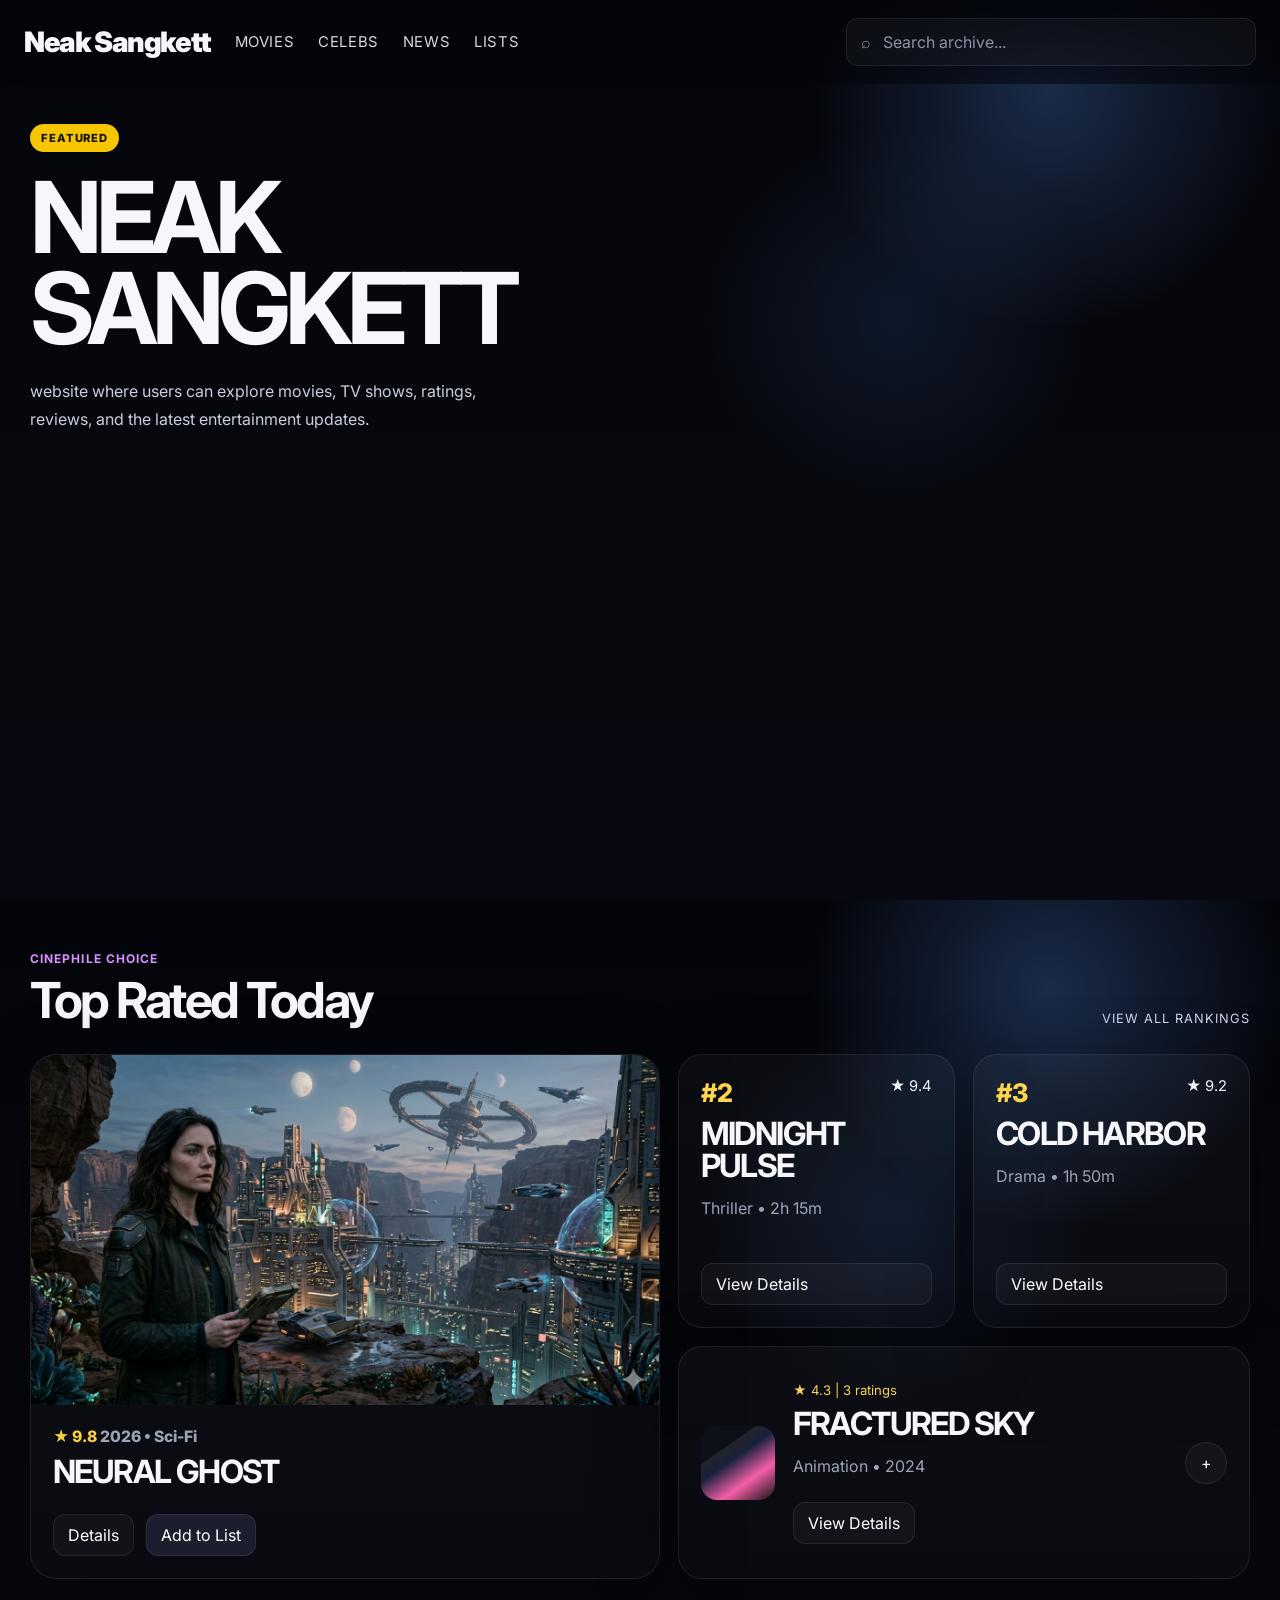
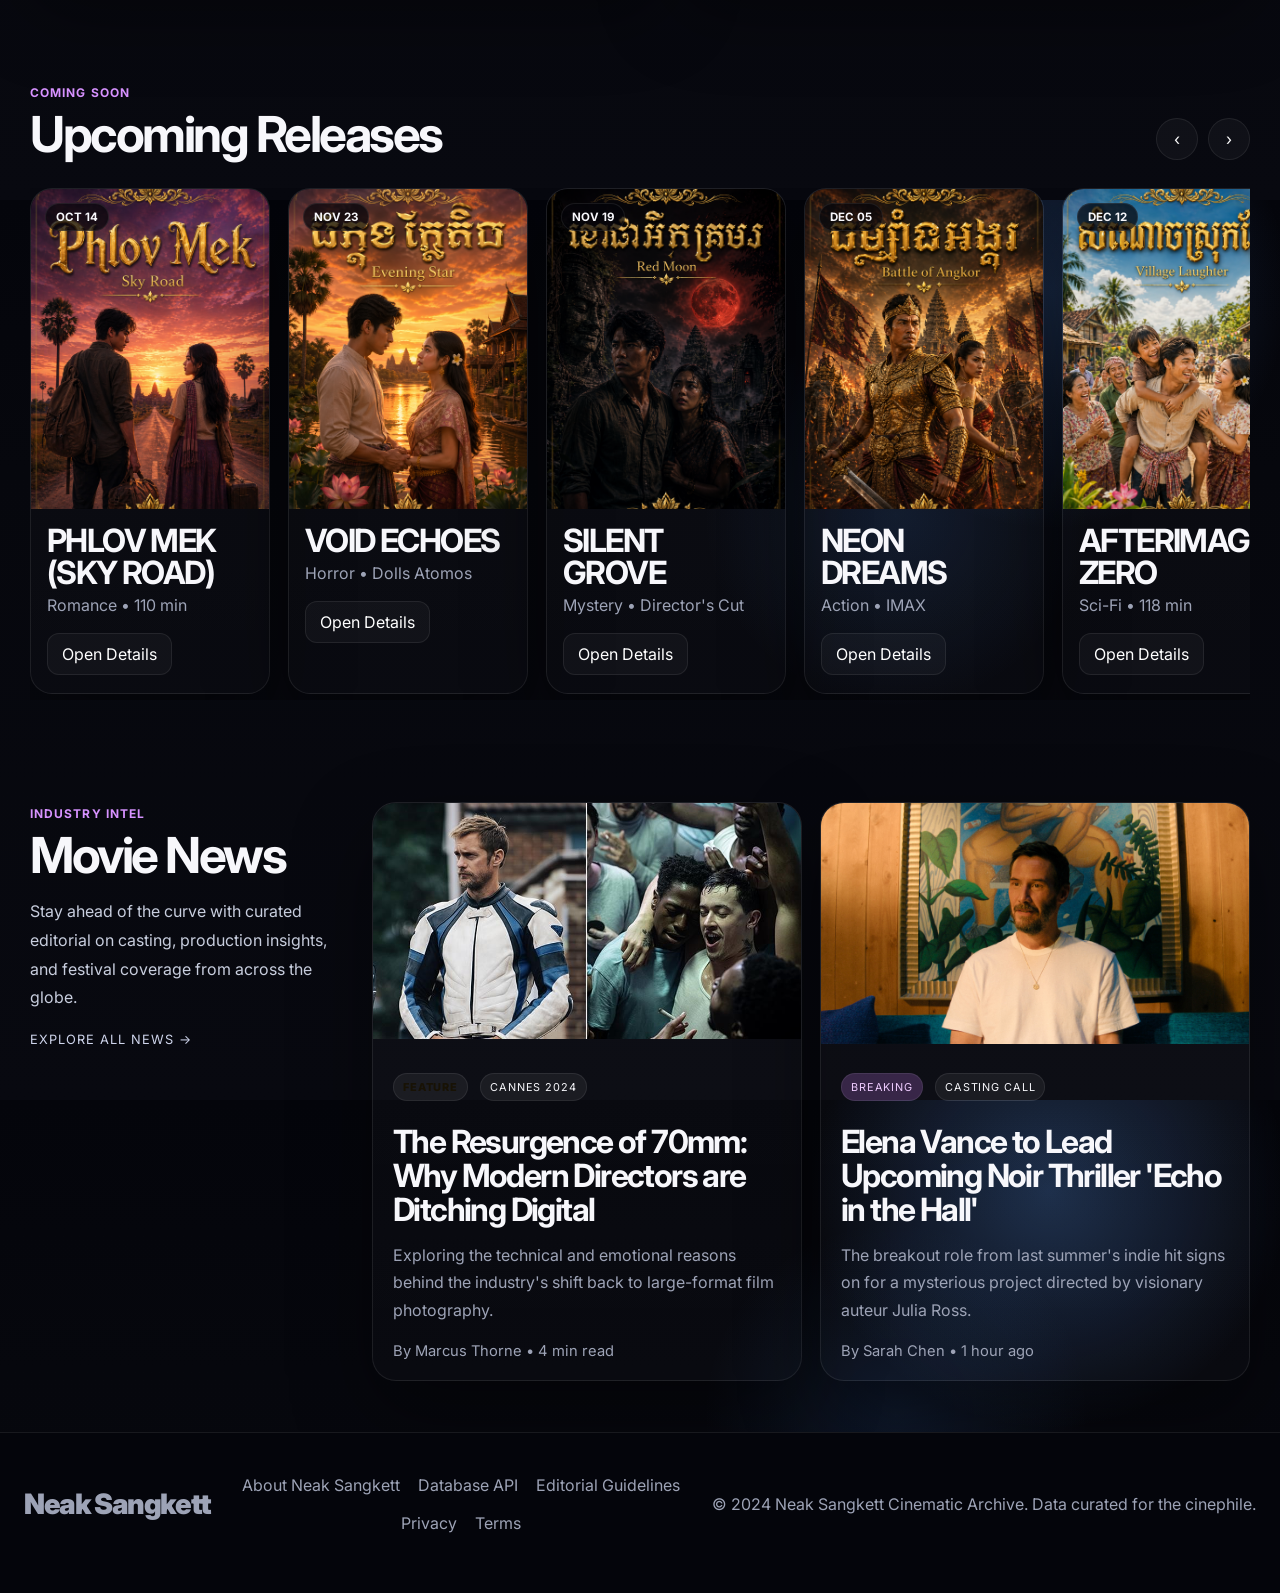
<file: index.html>
<!DOCTYPE html>
<html lang="en">
<head>
  <meta charset="UTF-8" />
  <meta name="viewport" content="width=device-width, initial-scale=1.0" />
  <title>Silent Sangkett</title>
  <link rel="preconnect" href="https://fonts.googleapis.com">
  <link rel="preconnect" href="https://fonts.gstatic.com" crossorigin>
  <link href="https://fonts.googleapis.com/css2?family=Inter:wght@400;500;600;700;800;900&display=swap" rel="stylesheet">
  <link rel="stylesheet" href="styles.css" />
</head>
<body>
  <div class="page-shell">
    <header class="topbar">
      <a class="brand" href="#hero" aria-label="NOIR home">Neak Sangkett</a>

      <nav class="main-nav" id="mainNav" aria-label="Primary navigation">
        <a href="#hero">Movies</a>
        <a href="#top-rated">Celebs</a>
        <a href="#news">News</a>
        <a href="#archive">Lists</a>
      </nav>

      <div class="topbar-actions">
        <label class="search-box">
          <span class="search-icon">⌕</span>
          <input type="text" id="siteSearch" placeholder="Search archive..." />
        </label>
        
        <button class="menu-toggle" id="menuToggle" aria-label="Toggle menu" aria-expanded="false" aria-controls="mainNav">☰</button>
      </div>
    </header>

    <main>
      <section class="hero section" id="hero">
        <div class="hero-copy">
          <div class="eyebrow-row">
            <span class="pill pill-yellow">Featured</span>
           
          </div>
          <h1>NEAK<br />SANGKETT</h1>
          <p>
            website where users can explore movies, TV shows, ratings, reviews, and the latest entertainment updates.
          </p>
        </div>
      </section>

      <section class="section" id="top-rated">
        <div class="section-head">
          <div>
            <span class="section-tag">Cinephile Choice</span>
            <h2>Top Rated Today</h2>
          </div>
          <a href="#archive" class="section-link">View All Rankings</a>
        </div>

        <div class="top-grid">
          <article class="feature-card">
            <div>
              <img src="assets/Gemini_Generated_Image_aq8ombaq8ombaq8o.png" alt="Poster for Neural Ghost" />
            </div>
            <div class="feature-meta">
              <div class="rating-line">★ 9.8 <span>2026 • Sci-Fi</span></div>
              <h3>Neural Ghost</h3>
              <div class="card-actions">
                <a class="tiny-btn" href="movie-detail.html?movie=neural-ghost">Details</a>
                <button class="tiny-btn tiny-btn-accent" type="button">Add to List</button>
              </div>
            </div>
          </article>

          <div class="rank-stack">
            <article class="rank-card">
              <div class="rank-num">#2</div>
              <div class="rank-rating">★ 9.4</div>
              <h4>Midnight Pulse</h4>
              <p>Thriller • 2h 15m</p>
              <a class="text-btn" href="movie-detail.html?movie=midnight-pulse">View Details</a>
            </article>

            <article class="rank-card">
              <div class="rank-num">#3</div>
              <div class="rank-rating">★ 9.2</div>
              <h4>Cold Harbor</h4>
              <p>Drama • 1h 50m</p>
              <a class="text-btn" href="movie-detail.html?movie=cold-harbor">View Details</a>
            </article>

            <article class="wide-card">
              <div class="album-art"></div>
              <div>
                <div class="mini-rating">★ 4.3 | 3 ratings</div>
                <h4>Fractured Sky</h4>
                <p>Animation • 2024</p>
                <a class="text-btn wide-detail-link" href="movie-detail.html?movie=fractured-sky">View Details</a>
              </div>
              <button class="circle-btn" type="button" aria-label="Add Fractured Sky">+</button>
            </article>
          </div>
        </div>
      </section>

      <section class="section" id="releases">
        <div class="section-head">
          <div>
            <span class="section-tag">Coming Soon</span>
            <h2>Upcoming Releases</h2>
          </div>
          <div class="carousel-controls">
            <button class="circle-btn" id="scrollLeft" aria-label="Scroll left" type="button">‹</button>
            <button class="circle-btn" id="scrollRight" aria-label="Scroll right" type="button">›</button>
          </div>
        </div>

        <div class="release-row" id="releaseRow">
          <article class="release-card">
            <div class="release-poster release-lens">
              <img src="assets/ChatGPT Image Apr 21, 2026, 06_14_37 PM.png" alt="Poster for The Last Frame" />
            </div>
            <span class="date-pill">Oct 14</span>
            <h4>Phlov Mek (Sky Road)</h4>
            <p>Romance • 110 min</p>
            <a class="text-btn release-link" href="movie-detail.html?movie=phlov-mek-sky-road">Open Details</a>
          </article>

          <article class="release-card">
            <div class="release-poster release-void">
              <img src="assets/ChatGPT Image Apr 21, 2026, 06_14_04 PM.png" alt="Poster for Void Echoes" />
            </div>
            <span class="date-pill">Nov 23</span>
            <h4>Void Echoes</h4>
            <p>Horror • Dolls Atomos</p>
            <a class="text-btn release-link" href="movie-detail.html?movie=void-echoes">Open Details</a>
          </article>

          <article class="release-card">
            <div class="release-poster release-forest">
              <img src="assets/ChatGPT Image Apr 21, 2026, 06_14_20 PM.png" alt="Poster for Silent Grove" />
            </div>
            <span class="date-pill">Nov 19</span>
            <h4>Silent Grove</h4>
            <p>Mystery • Director's Cut</p>
            <a class="text-btn release-link" href="movie-detail.html?movie=silent-grove">Open Details</a>
          </article>

          <article class="release-card">
            <div class="release-poster release-neon">
              <img src="assets/ChatGPT Image Apr 21, 2026, 06_14_26 PM.png" alt="Poster for Neon Dreams" />
            </div>
            <span class="date-pill">Dec 05</span>
            <h4>Neon Dreams</h4>
            <p>Action • IMAX</p>
            <a class="text-btn release-link" href="movie-detail.html?movie=neon-dreams">Open Details</a>
          </article>

          <article class="release-card">
            <div class="release-poster release-city">
              <img src="assets/ChatGPT Image Apr 21, 2026, 06_14_31 PM.png" alt="Poster for Afterimage Zero" />
            </div>
            <span class="date-pill">Dec 12</span>
            <h4>Afterimage Zero</h4>
            <p>Sci-Fi • 118 min</p>
            <a class="text-btn release-link" href="movie-detail.html?movie=afterimage-zero">Open Details</a>
          </article>
        </div>
      </section>

      <section class="section news-section" id="news">
        <div class="news-sidebar">
          <span class="section-tag">Industry Intel</span>
          <h2>Movie News</h2>
          <p>
            Stay ahead of the curve with curated editorial on casting, production insights,
            and festival coverage from across the globe.
          </p>
          <a href="#archive" class="explore-link">Explore all news →</a>
        </div>

        <div class="news-grid">
          <article class="news-card">
            <div class="news-thumb ">
              <img src="assets/1476961_pillionwasteman_362571.jpg" alt="News thumbnail for Cannes 2024 article" />
            </div>
            <div class="news-content">
              <span class="label label-yellow">Feature</span>
              <span class="label">Cannes 2024</span>
              <h3>The Resurgence of 70mm: Why Modern Directors are Ditching Digital</h3>
              <p>
                Exploring the technical and emotional reasons behind the industry's shift back
                to large-format film photography.
              </p>
              <div class="news-meta">By Marcus Thorne <span>• 4 min read</span></div>
            </div>
          </article>

          <article class="news-card">
            <div class="news-thumb ">
              <img src="assets/Apple_TV_Outcome_key_art_graphic_header_16_9_show_home.jpg.large_2x.jpg" alt="News thumbnail for Elena Vance casting article" />
            </div>
            <div class="news-content">
              <span class="label label-purple">Breaking</span>
              <span class="label">Casting Call</span>
              <h3>Elena Vance to Lead Upcoming Noir Thriller 'Echo in the Hall'</h3>
              <p>
                The breakout role from last summer's indie hit signs on for a mysterious project
                directed by visionary auteur Julia Ross.
              </p>
              <div class="news-meta">By Sarah Chen <span>• 1 hour ago</span></div>
            </div>
          </article>
        </div>
      </section>

      <section class="section archive-section hidden" id="archive">
        <div class="section-head archive-head">
          <div>
            <span class="section-tag">Search Results</span>
            <h2>"Cerebral Noir"</h2>
          </div>
          <div class="archive-head-actions">
            <p class="results-count"><span id="resultCount">3</span> entries found</p>
            <button class="mobile-filter-toggle" id="mobileFilterToggle" type="button" aria-expanded="false" aria-controls="filtersPanel">Filters</button>
          </div>
        </div>

        <div class="filters-backdrop" id="filtersBackdrop"></div>

        <div class="archive-layout">
          <aside class="filters-panel" id="filtersPanel">
            <div class="filters-topbar">
              <h3>Filters</h3>
              <button class="filter-close" id="filterClose" aria-label="Close filters" type="button">×</button>
            </div>

            <div class="filter-block">
              <label for="yearMin">Release year</label>
              <div class="year-inputs">
                <input type="number" id="yearMin" value="2020" />
                <input type="number" id="yearMax" value="2024" />
              </div>
            </div>

            <div class="filter-block">
              <label for="ratingRange">Minimum rating <span id="ratingValue">8.0</span></label>
              <input type="range" id="ratingRange" min="6" max="10" step="0.1" value="8.0" />
            </div>

            <div class="filter-block">
              <label>Studio</label>
              <div class="check-list">
                <label><input type="checkbox" value="A24" /> A24</label>
                <label><input type="checkbox" value="Neon" checked /> Neon</label>
                <label><input type="checkbox" value="Warner Bros." /> Warner Bros.</label>
                <label><input type="checkbox" value="Universal" /> Universal</label>
              </div>
            </div>

            <div class="filter-block">
              <label>Popular genres</label>
              <div class="genre-chips">
                <button class="chip" data-genre="Noir" type="button">Noir</button>
                <button class="chip active" data-genre="Thriller" type="button">Thriller</button>
                <button class="chip" data-genre="Sci-Fi" type="button">Sci-Fi</button>
                <button class="chip" data-genre="Mystery" type="button">Mystery</button>
              </div>
            </div>

            <button class="apply-btn" id="applyFilters" type="button">Apply Filters</button>
          </aside>

          <div class="results-list" id="resultsList">
            <article class="result-card" data-year="2024" data-rating="8.4" data-studio="Neon" data-genres="Thriller,Noir">
              <div class="result-poster result-observer"></div>
              <div class="result-copy">
                <h3>The Obsidian Echo</h3>
                <div class="result-meta">2024 &nbsp; Directed by Elias Thorne &nbsp; 148 min</div>
                <p>
                  In a sprawling megacity where memories are traded like currency, a disgraced detective
                  uncovers a conspiracy buried within the synthetic layers of the upper-tier elite.
                </p>
                <div class="detail-grid">
                  <div><span>Lead Cast</span>Julianne Moore, Cillian Murphy, Florence Pugh</div>
                  <div><span>Studio</span>Neon Films</div>
                </div>
                <div class="result-actions">
                  <button class="primary-btn small" type="button">Watch Trailer</button>
                  <a class="ghost-btn small" href="movie-detail.html?movie=the-obsidian-echo">Full Archive Record</a>
                </div>
              </div>
              <div class="score-stack">
                <div class="score-box"><span>IMDb</span><strong>8.4</strong></div>
                <div class="score-box"><span>Meta</span><strong>79</strong></div>
              </div>
            </article>

            <article class="result-card" data-year="2023" data-rating="9.1" data-studio="A24" data-genres="Thriller,Mystery">
              <div class="result-poster result-paper"></div>
              <div class="result-copy">
                <h3>Void Archive</h3>
                <div class="result-meta">2023 &nbsp; Directed by Ava Duvernay &nbsp; 112 min</div>
                <p>
                  An experimental journey through a digitised afterlife. Void Archive pushes the boundaries
                  of cinematic storytelling through a non-linear exploration of lost data and emotional resonance.
                </p>
                <div class="detail-grid">
                  <div><span>Lead Cast</span>Tilda Swinton, Oscar Isaac, Steven Yeun</div>
                  <div><span>Studio</span>A24 Studios</div>
                </div>
                <div class="result-actions">
                  <button class="primary-btn small" type="button">Watch Trailer</button>
                  <a class="ghost-btn small" href="movie-detail.html?movie=void-archive">Full Archive Record</a>
                </div>
              </div>
              <div class="score-stack">
                <div class="score-box"><span>IMDb</span><strong>9.1</strong></div>
                <div class="score-box"><span>Meta</span><strong>92</strong></div>
              </div>
            </article>

            <article class="result-card" data-year="2022" data-rating="7.8" data-studio="Warner Bros." data-genres="Sci-Fi,Thriller">
              <div class="result-poster result-drive"></div>
              <div class="result-copy">
                <h3>The Long Drive Home</h3>
                <div class="result-meta">2022 &nbsp; Directed by Denis Villeneuve &nbsp; 134 min</div>
                <p>
                  A slow-burn character study disguised as a crime thriller. When a getaway driver finds himself
                  in possession of a prototype AI module, he must navigate a landscape of betrayal and techno-noir paranoia.
                </p>
                <div class="detail-grid">
                  <div><span>Lead Cast</span>Ryan Gosling, Lakeith Stanfield, Anya Taylor-Joy</div>
                  <div><span>Studio</span>Warner Bros.</div>
                </div>
                <div class="result-actions">
                  <button class="primary-btn small" type="button">Watch Trailer</button>
                  <a class="ghost-btn small" href="movie-detail.html?movie=the-long-drive-home">Full Archive Record</a>
                </div>
              </div>
              <div class="score-stack">
                <div class="score-box"><span>IMDb</span><strong>7.8</strong></div>
                <div class="score-box"><span>Meta</span><strong>81</strong></div>
              </div>
            </article>
          </div>
        </div>
      </section>

      
    </main>

    <footer class="footer">
      <div class="brand muted">Neak Sangkett</div>
      <div class="footer-links">
        <a href="#">About Neak Sangkett</a>
        <a href="#">Database API</a>
        <a href="#">Editorial Guidelines</a>
        <a href="#">Privacy</a>
        <a href="#">Terms</a>
      </div>
      <div class="copyright">© 2024 Neak Sangkett Cinematic Archive. Data curated for the cinephile.</div>
    </footer>
  </div>

  <script src="script.js"></script>
</body>
</html>
</file>
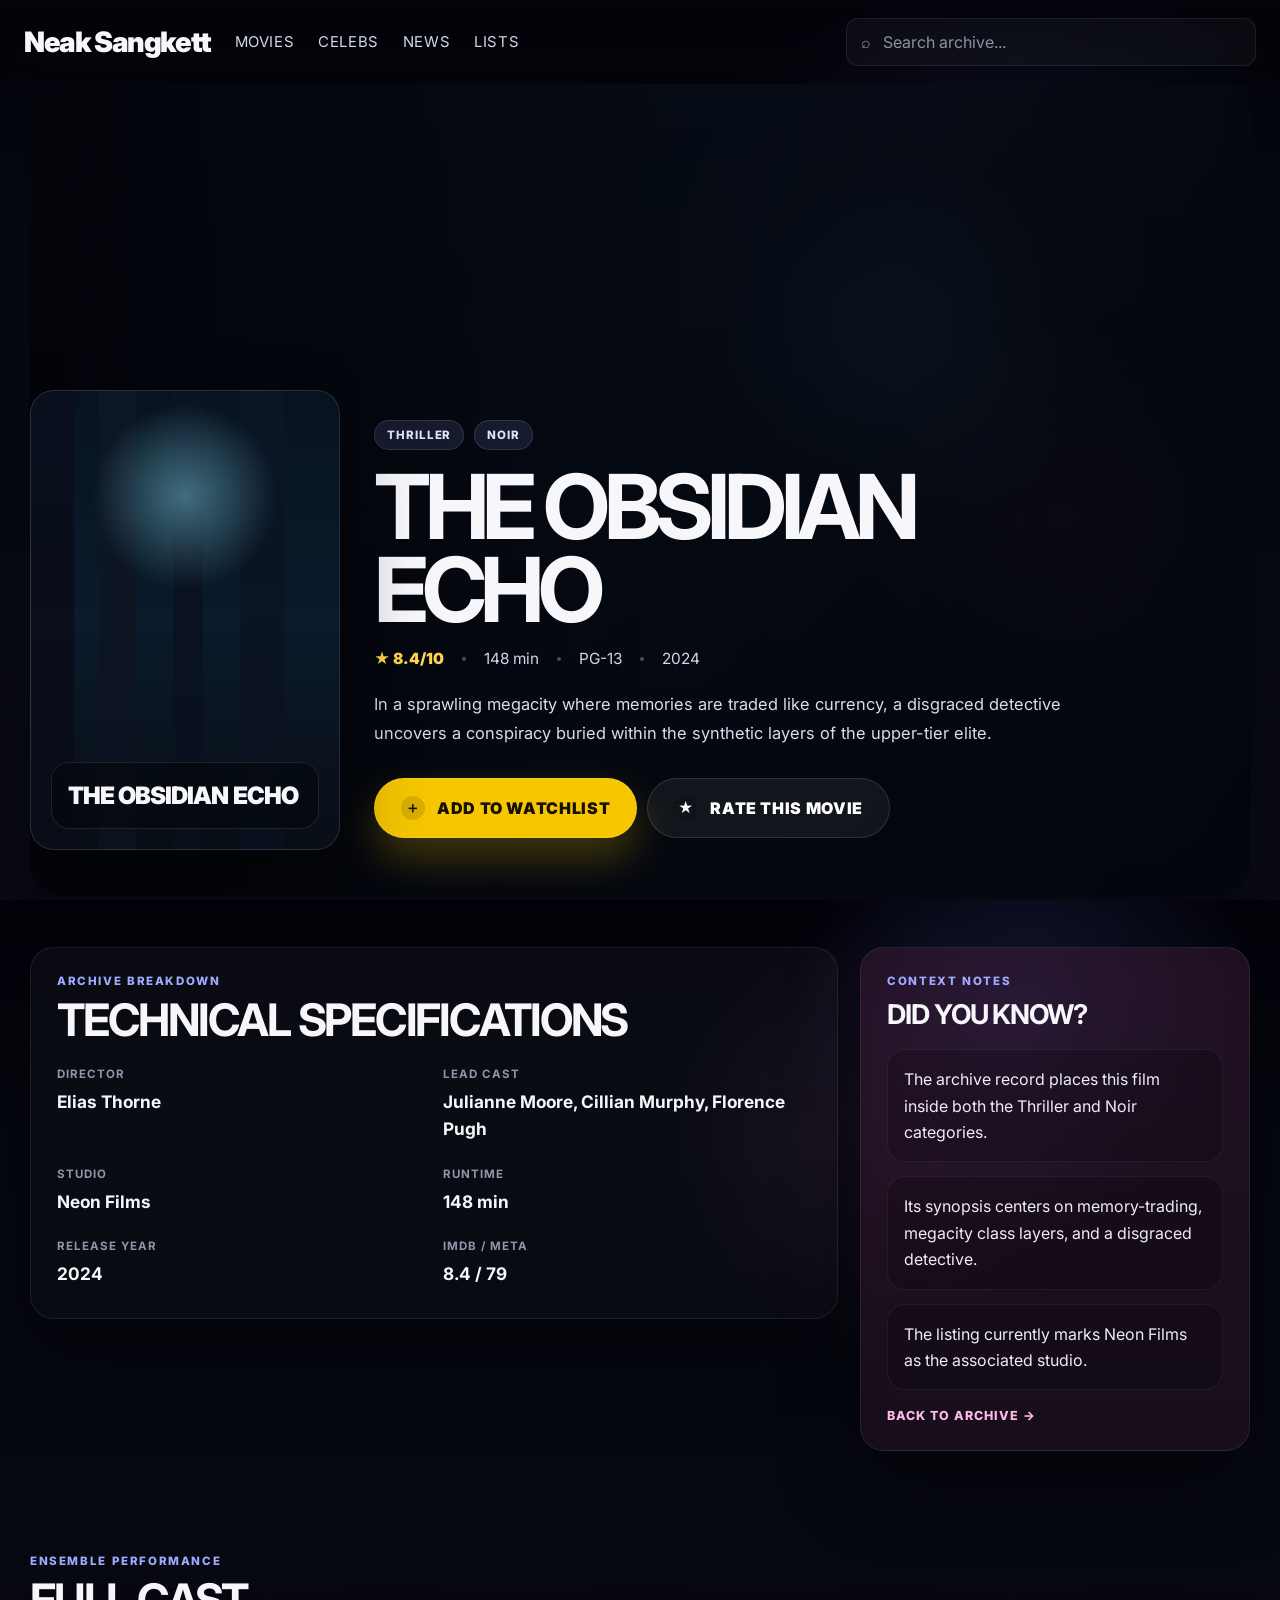
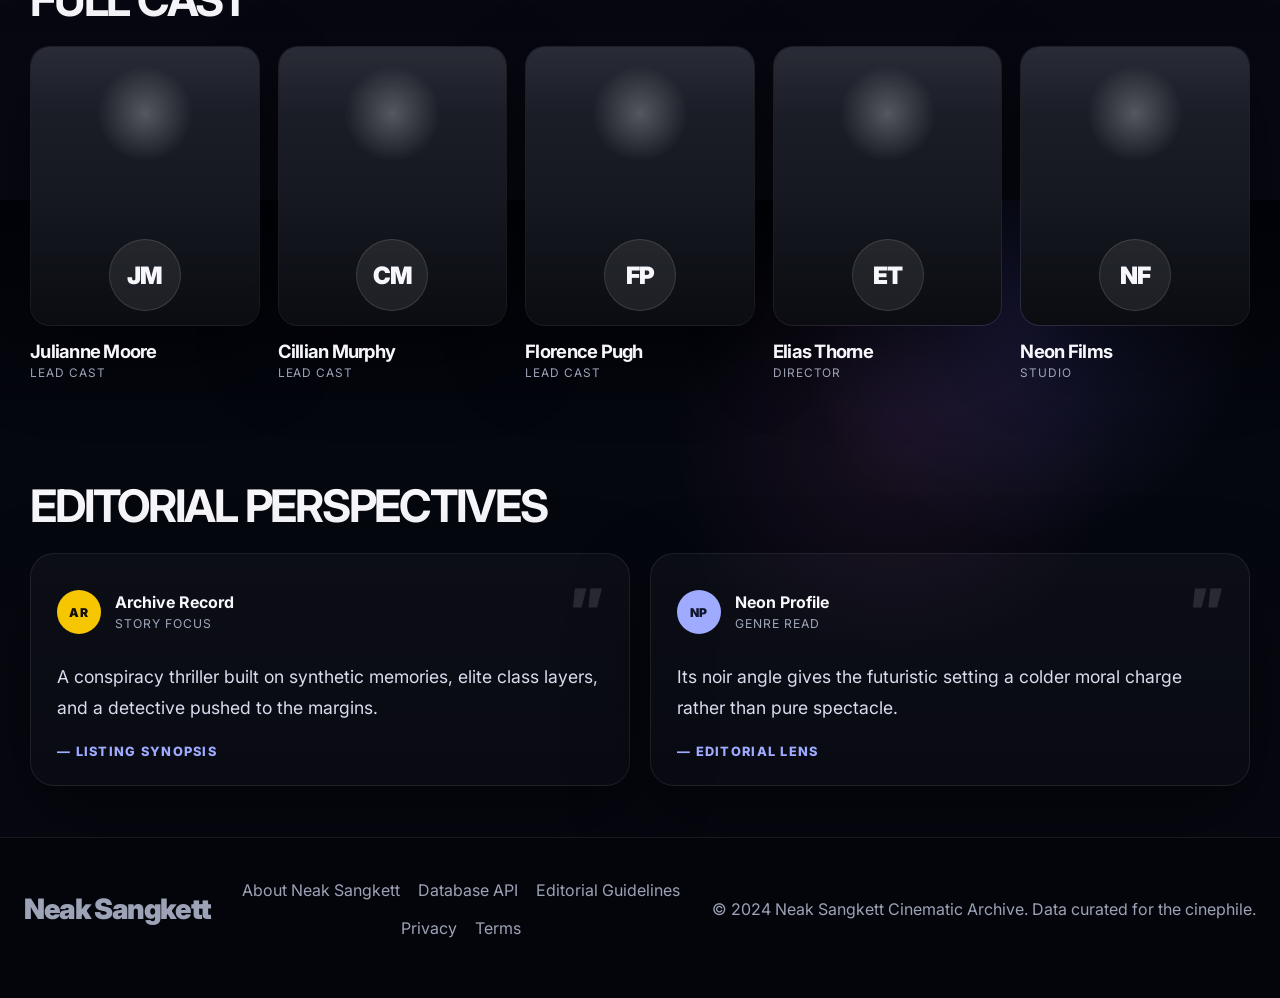
<file: movie-detail.html>
<!DOCTYPE html>
<html lang="en">
<head>
  <meta charset="UTF-8" />
  <meta name="viewport" content="width=device-width, initial-scale=1.0" />
  <title>Movie Detail | Neak Sangkett</title>
  <link rel="preconnect" href="https://fonts.googleapis.com">
  <link rel="preconnect" href="https://fonts.gstatic.com" crossorigin>
  <link href="https://fonts.googleapis.com/css2?family=Inter:wght@400;500;600;700;800;900&display=swap" rel="stylesheet">
  <link rel="stylesheet" href="styles.css" />
</head>
<body class="detail-page">
  <div class="page-shell">
    <header class="topbar">
      <a class="brand" href="index.html#hero" aria-label="Neak Sangkett home">Neak Sangkett</a>

      <nav class="main-nav" id="mainNav" aria-label="Primary navigation">
        <a href="index.html#hero">Movies</a>
        <a href="index.html#top-rated">Celebs</a>
        <a href="index.html#news">News</a>
        <a href="index.html#archive">Lists</a>
      </nav>

      <div class="topbar-actions">
        <label class="search-box">
          <span class="search-icon">⌕</span>
          <input type="text" placeholder="Search archive..." aria-label="Search archive" />
        </label>
        
        <button class="menu-toggle" id="menuToggle" aria-label="Toggle menu" aria-expanded="false" aria-controls="mainNav">☰</button>
      </div>
    </header>

    <main>
      <section class="detail-hero section">
        <div class="detail-backdrop" id="detailBackdrop"></div>

        <div class="detail-hero-inner">
          <div class="detail-poster-shell">
            <div class="detail-poster-art" id="detailPoster">
              <div class="detail-poster-fallback" id="detailPosterFallback"><span>Loading</span></div>
            </div>
          </div>

          <div class="detail-main-copy">
            <div class="detail-genre-row" id="detailGenres"></div>
            <h1 class="detail-title" id="detailTitle">Loading</h1>
            <div class="detail-meta-row" id="detailMeta"></div>
            <p class="detail-synopsis" id="detailSynopsis"></p>
            <div class="detail-cta-row">
              <a class="detail-watch-btn" href="index.html#archive"><span class="detail-icon-dot">＋</span> Add to Watchlist</a>
              <a class="detail-rate-btn" href="index.html#archive"><span class="detail-icon-dot">★</span> Rate This Movie</a>
            </div>
          </div>
        </div>
      </section>

      <section class="section detail-info-grid">
        <div class="detail-panel">
          <div class="detail-panel-head">
            <div>
              <span class="detail-kicker">Archive breakdown</span>
              <h2>Technical Specifications</h2>
            </div>
          </div>
          <div class="detail-spec-grid" id="detailSpecs"></div>
        </div>

        <aside class="detail-sidebar-card">
          <span class="detail-kicker">Context notes</span>
          <h3>Did You Know?</h3>
          <div class="detail-trivia-list" id="detailTrivia"></div>
          <a class="detail-sidebar-link" href="index.html#archive">Back to archive →</a>
        </aside>
      </section>

      <section class="section">
        <div class="detail-cast-heading">
          <div>
            <span class="detail-kicker">Ensemble performance</span>
            <h2>Full Cast</h2>
          </div>
        </div>
        <div class="detail-cast-row" id="detailCast"></div>
      </section>

      <section class="section">
        <div class="detail-review-heading">
          <div>
            <h2>Editorial Perspectives</h2>
          </div>
        </div>
        <div class="detail-review-wrap" id="detailReviews"></div>
      </section>
    </main>

    <footer class="footer">
      <div class="brand muted">Neak Sangkett</div>
      <div class="footer-links">
        <a href="#">About Neak Sangkett</a>
        <a href="#">Database API</a>
        <a href="#">Editorial Guidelines</a>
        <a href="#">Privacy</a>
        <a href="#">Terms</a>
      </div>
      <div class="copyright">© 2024 Neak Sangkett Cinematic Archive. Data curated for the cinephile.</div>
    </footer>
  </div>

  <script src="movie-detail.js"></script>
</body>
</html>
</file>
<file: styles.css>
* {
  box-sizing: border-box;
}

:root {
  --bg: #04050b;
  --bg-soft: #0d0f18;
  --panel: #12141d;
  --panel-2: #171924;
  --muted: #9da3b6;
  --text: #f7f7fb;
  --line: rgba(255, 255, 255, 0.08);
  --line-strong: rgba(255, 255, 255, 0.14);
  --accent: #a5adff;
  --accent-2: #f6c600;
  --accent-3: #cc79ff;
  --shadow: 0 30px 80px rgba(0, 0, 0, 0.42);
  --radius-lg: 30px;
  --radius-md: 24px;
  --radius-sm: 16px;
  --container: min(1220px, calc(100% - 40px));
}

html {
  height: 100%;
  scroll-behavior: smooth;
}

body {
  height: 100%;
  min-height: 100vh;
  margin: 0;
  font-family: "Inter", sans-serif;
  background:
    radial-gradient(circle at 82% 10%, rgba(89, 155, 255, 0.25), transparent 18%),
    radial-gradient(circle at 70% 35%, rgba(76, 150, 255, 0.12), transparent 18%),
    linear-gradient(180deg, #04050b 0%, #06070d 30%, #080910 100%);
  color: var(--text);
  overflow-x: hidden;
}

body.nav-open,
body.filters-open {
  overflow: hidden;

}

img {
  display: block;
  max-width: 100%;
}

button,
input {
  font: inherit;
}

button {
  -webkit-tap-highlight-color: transparent;
}

a {
  color: inherit;
  text-decoration: none;
}

.page-shell {
  height: 100%;
  display: flex;
  flex-direction: column;
}

main {
  flex: 1;
}

.section,
.footer {
  width: var(--container);
  margin: 0 auto;
}

.section {
  padding: clamp(36px, 4vw, 64px) 0;
}

.topbar {
  width: 100%;
  padding: 18px 24px;
  display: flex;
  align-items: center;
  gap: 24px;
  position: sticky;
  top: 0;
  z-index: 50;
  backdrop-filter: blur(14px);
  background: linear-gradient(180deg, rgba(4, 5, 11, 0.94), rgba(4, 5, 11, 0.55));
}

.brand {
  font-size: clamp(1.7rem, 2.2vw, 2rem);
  font-weight: 900;
  letter-spacing: -0.05em;
  white-space: nowrap;
}

.main-nav {
  display: flex;
  gap: 24px;
  margin-right: auto;
}

.main-nav a,
.link-btn {
  font-size: 0.93rem;
  text-transform: uppercase;
  letter-spacing: 0.04em;
  color: #d7d9e1;
}

.main-nav a:hover,
.link-btn:hover,
.section-link:hover,
.explore-link:hover,
.footer a:hover {
  color: white;
}

.topbar-actions {
  display: flex;
  align-items: center;
  gap: 14px;
}

.link-btn,
.menu-toggle,
.primary-btn,
.ghost-btn,
.apply-btn,
.circle-btn,
.tiny-btn,
.text-btn,
.chip,
.mobile-filter-toggle,
.filter-close {
  border: 0;
  background: none;
  cursor: pointer;
  transition: transform 180ms ease, background-color 180ms ease, border-color 180ms ease, color 180ms ease, opacity 180ms ease;
}

.search-box {
  display: flex;
  align-items: center;
  gap: 10px;
  width: min(500px, 32vw);
  border-radius: 12px;
  border: 1px solid var(--line);
  padding: 12px 14px;
  background: rgba(255, 255, 255, 0.035);
}

.search-box input {
  flex: 1;
  min-width: 0;
  background: transparent;
  border: 0;
  outline: none;
  color: white;
}

.search-box input::placeholder {
  color: #8d92a3;
}

.search-icon {
  color: #8d92a3;
}

.menu-toggle {
  display: none;
  width: 44px;
  height: 44px;
  border-radius: 12px;
  place-items: center;
  color: white;
  border: 1px solid var(--line);
  background: rgba(255, 255, 255, 0.035);
}

.hero {
  min-height: calc(100vh - 88px);
  grid-template-columns: minmax(0, 1.15fr) minmax(340px, 1fr);
  align-items: center;
  gap: clamp(24px, 4vw, 42px);
  padding-top: clamp(20px, 4vw, 40px);
}

.hero-copy {
  max-width: 530px;
}

.eyebrow-row {
  display: flex;
  flex-wrap: wrap;
  gap: 8px;
  margin-bottom: 20px;
}

.pill {
  display: inline-flex;
  align-items: center;
  border-radius: 999px;
  padding: 6px 10px;
  font-size: 0.7rem;
  text-transform: uppercase;
  letter-spacing: 0.08em;
  border: 1px solid var(--line);
  background: rgba(255, 255, 255, 0.04);
}

.pill-yellow,
.label-yellow {
  background: var(--accent-2);
  color: #181204;
  border-color: transparent;
  font-weight: 800;
}

.hero h1 {
  margin: 0;
  font-size: clamp(3rem, 8vw, 6.2rem);
  line-height: 0.92;
  letter-spacing: -0.06em;
}

.hero p {
  margin: 22px 0 0;
  color: #c8cede;
  line-height: 1.8;
  max-width: 480px;
}

.hero-actions,
.card-actions,
.result-actions,
.archive-head-actions {
  display: flex;
  flex-wrap: wrap;
  gap: 12px;
}

.hero-actions,
.card-actions,
.result-actions {
  margin-top: 26px;
}

.primary-btn,
.ghost-btn,
.apply-btn,
.mobile-filter-toggle {
  padding: 15px 24px;
  border-radius: 16px;
  font-weight: 700;
  letter-spacing: 0.01em;
}

.primary-btn {
  background: var(--accent);
  color: #13162d;
  box-shadow: 0 20px 40px rgba(165, 173, 255, 0.25);
}

.primary-btn:hover,
.apply-btn:hover,
.circle-btn:hover,
.tiny-btn:hover,
.chip:hover,
.mobile-filter-toggle:hover,
.menu-toggle:hover,
.text-btn:hover,
.ghost-btn:hover {
  transform: translateY(-1px);
}

.ghost-btn,
.mobile-filter-toggle,
.text-btn,
.tiny-btn {
  border: 1px solid var(--line);
  color: white;
  background: rgba(255, 255, 255, 0.035);
}

.primary-btn.small,
.ghost-btn.small {
  padding: 12px 20px;
  border-radius: 14px;
  font-size: 0.92rem;
}

.hero-art {
  position: relative;
  min-height: clamp(360px, 52vw, 620px);
  border-radius: var(--radius-lg);
  overflow: hidden;
  background:
    radial-gradient(circle at 78% 14%, rgba(211, 248, 255, 0.9), rgba(82, 153, 255, 0.35) 8%, rgba(13, 24, 45, 0.02) 20%),
    radial-gradient(circle at 60% 85%, rgba(36, 100, 255, 0.22), transparent 12%),
    linear-gradient(120deg, rgba(0, 0, 0, 0.9) 10%, rgba(4, 28, 74, 0.75) 62%, rgba(0, 0, 0, 0.8) 100%);
  box-shadow: var(--shadow);
}

.lens-flare {
  position: absolute;
  inset: 0;
  background:
    radial-gradient(circle at 84% 18%, rgba(255, 255, 255, 0.92), rgba(167, 227, 255, 0.42) 7%, rgba(64, 120, 255, 0.12) 14%, transparent 19%);
}

.star-field {
  position: absolute;
  inset: 0;
  opacity: 0.52;
  background-image:
    radial-gradient(circle, rgba(255, 255, 255, 0.95) 1px, transparent 1.5px),
    radial-gradient(circle, rgba(255, 255, 255, 0.8) 1px, transparent 1.6px),
    radial-gradient(circle, rgba(255, 255, 255, 0.45) 1px, transparent 1.5px);
  background-size: 120px 120px, 160px 160px, 210px 210px;
  background-position: 8px 16px, 45px 72px, 85px 35px;
}

.section-head,
.archive-head {
  display: flex;
  align-items: end;
  justify-content: space-between;
  gap: 20px;
  margin-bottom: 28px;
}

.section-tag {
  display: inline-block;
  color: #d792ff;
  font-size: 0.75rem;
  text-transform: uppercase;
  letter-spacing: 0.09em;
  margin-bottom: 10px;
  font-weight: 700;
}

.section h2 {
  margin: 0;
  font-size: clamp(2rem, 5vw, 3.1rem);
  line-height: 1;
  letter-spacing: -0.05em;
}

.section-link,
.explore-link {
  color: #cfd5ec;
  text-transform: uppercase;
  font-size: 0.8rem;
  letter-spacing: 0.08em;
}

.top-grid,
.news-grid,
.reference-grid {
  display: grid;
  gap: 18px;
}

.top-grid {
  grid-template-columns: minmax(0, 1.1fr) minmax(0, 1fr);
}

.feature-card,
.rank-card,
.wide-card,
.release-card,
.news-card,
.result-card,
.filters-panel,
.reference-section figure {
  border: 1px solid var(--line);
  background: linear-gradient(180deg, rgba(255, 255, 255, 0.03), rgba(255, 255, 255, 0.015));
  box-shadow: var(--shadow);
}

.feature-card {
  border-radius: 26px;
  overflow: hidden;
  min-height: 520px;
  position: relative;
}

.poster {
  height: 370px;
}

.poster-camera {
  background:
    radial-gradient(circle at 36% 38%, rgba(255, 255, 255, 0.28), transparent 14%),
    radial-gradient(circle at 61% 39%, rgba(255, 255, 255, 0.18), transparent 8%),
    linear-gradient(180deg, rgba(255, 255, 255, 0.12), transparent 45%),
    linear-gradient(140deg, #20252e 10%, #0b0d12 55%, #11131b 100%);
  position: relative;
}

.poster-camera::before,
.poster-camera::after {
  content: "";
  position: absolute;
  background: #11131a;
  border: 1px solid rgba(255, 255, 255, 0.08);
}

.poster-camera::before {
  width: 120px;
  height: 140px;
  left: 90px;
  top: 95px;
  border-radius: 12px;
  box-shadow: 120px 16px 0 -18px rgba(255, 255, 255, 0.1);
}

.poster-camera::after {
  width: 110px;
  height: 110px;
  right: 84px;
  top: 140px;
  border-radius: 50%;
  box-shadow:
    -88px -30px 0 -20px #161922,
    -104px -46px 0 -16px rgba(255, 255, 255, 0.05),
    54px 26px 0 -44px #171b24;
}

.feature-meta {
  padding: 22px;
}

.rating-line {
  color: #f7cf42;
  font-weight: 800;
  font-size: 0.98rem;
}

.rating-line span,
.rank-card p,
.wide-card p,
.release-card p,
.news-content p,
.results-count,
.result-meta,
.detail-grid span,
.news-meta,
.copyright,
.footer a,
.muted {
  color: var(--muted);
}

.feature-meta h3,
.rank-card h4,
.wide-card h4,
.release-card h4,
.result-copy h3,
.news-content h3 {
  margin: 10px 0 0;
  font-size: clamp(1.5rem, 3vw, 2rem);
  line-height: 1;
  letter-spacing: -0.05em;
  text-transform: uppercase;
}

.rank-stack {
  display: grid;
  grid-template-columns: repeat(2, minmax(0, 1fr));
  gap: 18px;
}

.rank-card,
.wide-card {
  border-radius: 24px;
  padding: 22px;
  min-height: 250px;
  position: relative;
}

.rank-card {
  display: flex;
  flex-direction: column;
}

.rank-card h4,
.wide-card h4 {
  font-size: clamp(1.6rem, 3vw, 2rem);
}

.rank-num {
  color: #ffd54f;
  font-weight: 800;
  font-size: 1.6rem;
}

.rank-rating {
  position: absolute;
  top: 22px;
  right: 22px;
  font-size: 0.92rem;
}

.text-btn {
  margin-top: auto;
  padding: 10px 14px;
  border-radius: 12px;
}

.wide-card {
  grid-column: span 2;
  min-height: 180px;
  display: grid;
  grid-template-columns: 74px 1fr auto;
  gap: 18px;
  align-items: center;
}

.album-art {
  width: 74px;
  height: 74px;
  border-radius: 16px;
  background:
    linear-gradient(145deg, #0d1018 30%, rgba(255, 255, 255, 0.1) 31%, #18203a 44%, #f35fa8 70%, #111 100%);
}

.mini-rating {
  color: #f6d35c;
  font-size: 0.82rem;
  margin-bottom: 6px;
}

.circle-btn {
  width: 42px;
  height: 42px;
  flex: 0 0 auto;
  border-radius: 50%;
  border: 1px solid var(--line);
  color: white;
  display: inline-grid;
  place-items: center;
  background: rgba(255, 255, 255, 0.035);
}

.carousel-controls {
  display: flex;
  gap: 10px;
}

.release-row {
  display: grid;
  grid-auto-flow: column;
  grid-auto-columns: minmax(240px, 1fr);
  gap: 18px;
  overflow-x: auto;
  scroll-behavior: smooth;
  scroll-snap-type: x proximity;
  padding-bottom: 6px;
}

.release-row::-webkit-scrollbar {
  height: 8px;
}

.release-row::-webkit-scrollbar-thumb {
  background: rgba(255, 255, 255, 0.12);
  border-radius: 999px;
}

.release-card {
  border-radius: 22px;
  overflow: hidden;
  min-width: 240px;
  position: relative;
  scroll-snap-align: start;
}

.release-poster {
  height: 320px;
}

.release-lens {
  background:
    radial-gradient(circle at 25% 40%, rgba(255, 255, 255, 0.35), transparent 12%),
    radial-gradient(circle at 30% 30%, rgba(255, 219, 133, 0.14), transparent 16%),
    linear-gradient(120deg, #2d311f 0%, #14170f 50%, #0b0d12 100%);
}

.release-void {
  background:
    radial-gradient(circle at 50% 30%, rgba(145, 225, 255, 0.85), rgba(57, 165, 255, 0.2) 9%, transparent 22%),
    linear-gradient(180deg, #070b12 0%, #09111a 52%, #06070d 100%);
}

.release-forest {
  background:
    linear-gradient(90deg, rgba(20, 45, 54, 0.95) 0 9%, transparent 9% 18%, rgba(12, 33, 37, 0.95) 18% 28%, transparent 28% 38%, rgba(12, 36, 45, 0.95) 38% 48%, transparent 48% 58%, rgba(13, 37, 50, 0.95) 58% 70%, transparent 70% 80%, rgba(12, 36, 45, 0.95) 80% 90%, transparent 90%),
    radial-gradient(circle at 50% 24%, rgba(156, 240, 255, 0.85), transparent 24%),
    linear-gradient(180deg, #071017 0%, #0b1a24 35%, #041017 100%);
}

.release-neon {
  background:
    linear-gradient(90deg, rgba(14, 19, 34, 0.9) 0 10%, transparent 10% 14%, rgba(17, 29, 48, 0.9) 14% 28%, transparent 28% 32%, rgba(25, 22, 50, 0.9) 32% 46%, transparent 46% 50%, rgba(20, 27, 53, 0.9) 50% 63%, transparent 63% 68%, rgba(14, 19, 34, 0.9) 68% 84%, transparent 84%),
    radial-gradient(circle at 70% 32%, rgba(253, 77, 182, 0.65), transparent 14%),
    linear-gradient(180deg, #09111d 0%, #130a1f 100%);
}

.release-city {
  background:
    linear-gradient(180deg, rgba(255, 255, 255, 0.08), transparent 30%),
    linear-gradient(90deg, rgba(17, 22, 38, 0.95) 0 8%, transparent 8% 15%, rgba(12, 34, 54, 0.95) 15% 27%, transparent 27% 35%, rgba(17, 22, 38, 0.95) 35% 48%, transparent 48% 56%, rgba(12, 34, 54, 0.95) 56% 68%, transparent 68% 76%, rgba(17, 22, 38, 0.95) 76% 88%, transparent 88%),
    radial-gradient(circle at 50% 18%, rgba(119, 222, 255, 0.75), transparent 16%),
    linear-gradient(180deg, #06111b 0%, #0d1828 100%);
}

.release-card h4,
.release-card p {
  padding: 0 16px 0;
}

.release-card h4 {
  margin: 16px 0 6px;
}

.release-card p {
  margin: 0 0 18px;
}

.date-pill {
  position: absolute;
  top: 14px;
  left: 14px;
  padding: 6px 10px;
  border-radius: 999px;
  font-size: 0.72rem;
  font-weight: 700;
  text-transform: uppercase;
  background: rgba(5, 5, 10, 0.72);
  border: 1px solid rgba(255, 255, 255, 0.08);
}

.news-section {
  display: grid;
  grid-template-columns: 320px minmax(0, 1fr);
  gap: 22px;
  align-items: start;
}

.news-sidebar p {
  line-height: 1.8;
  color: #c8cede;
}

.news-grid {
  grid-template-columns: repeat(2, minmax(0, 1fr));
}

.news-card {
  border-radius: 24px;
  overflow: hidden;
}

.news-thumb {
  height: 250px;
}

.news-set {
  background:
    radial-gradient(circle at 70% 40%, rgba(255, 230, 188, 0.24), transparent 18%),
    linear-gradient(90deg, transparent 0 12%, rgba(255, 255, 255, 0.08) 12% 18%, transparent 18% 100%),
    linear-gradient(140deg, #1f1712 10%, #3e2e1f 45%, #121319 100%);
}

.news-seats {
  background:
    linear-gradient(180deg, rgba(255, 255, 255, 0.06), transparent 26%),
    radial-gradient(circle at 50% 76%, rgba(145, 0, 0, 0.48), transparent 24%),
    linear-gradient(180deg, #221114 0%, #120d11 100%);
  position: relative;
}

.news-seats::before {
  content: "";
  position: absolute;
  inset: auto 0 0 0;
  height: 120px;
  background-image: radial-gradient(circle at center, #9b101c 0 18px, transparent 19px);
  background-size: 74px 48px;
  background-position: 12px 22px;
}

.news-content {
  padding: 20px;
}

.label {
  display: inline-flex;
  margin-right: 8px;
  margin-bottom: 14px;
  border-radius: 999px;
  padding: 6px 9px;
  font-size: 0.68rem;
  text-transform: uppercase;
  letter-spacing: 0.08em;
  background: rgba(255, 255, 255, 0.06);
  border: 1px solid var(--line);
}

.label-purple {
  background: rgba(208, 128, 255, 0.22);
  color: #efccff;
}

.news-content h3 {
  font-size: clamp(1.55rem, 3vw, 2rem);
  text-transform: none;
  line-height: 1.05;
}

.news-content p,
.result-copy p {
  line-height: 1.7;
}

.news-meta {
  margin-top: 18px;
  font-size: 0.92rem;
}

.archive-section {
  padding-top: 64px;
  position: relative;
}

.archive-head-actions {
  align-items: center;
  justify-content: flex-end;
}

.mobile-filter-toggle {
  display: none;
}

.archive-layout {
  display: grid;
  grid-template-columns: 300px minmax(0, 1fr);
  gap: 22px;
  align-items: start;
}

.filters-backdrop {
  display: none;
}

.filters-panel {
  border-radius: 24px;
  padding: 24px;
  position: sticky;
  top: 96px;
}

.filters-topbar {
  display: flex;
  justify-content: space-between;
  align-items: center;
  gap: 12px;
}

.filters-panel h3 {
  margin: 0 0 24px;
  font-size: 2rem;
  text-transform: uppercase;
  letter-spacing: -0.04em;
}

.filter-close {
  display: none;
  width: 40px;
  height: 40px;
  border-radius: 50%;
  border: 1px solid var(--line);
  color: white;
  background: rgba(255, 255, 255, 0.04);
  font-size: 1.5rem;
  line-height: 1;
}

.filter-block + .filter-block {
  margin-top: 22px;
}

.filter-block label {
  display: block;
  margin-bottom: 12px;
  text-transform: uppercase;
  font-size: 0.82rem;
  letter-spacing: 0.06em;
  font-weight: 700;
}

.year-inputs {
  display: grid;
  grid-template-columns: repeat(2, minmax(0, 1fr));
  gap: 10px;
}

.year-inputs input,
.filter-block input[type="range"] {
  width: 100%;
}

.year-inputs input {
  background: rgba(255, 255, 255, 0.04);
  color: white;
  border: 1px solid var(--line);
  border-radius: 14px;
  padding: 14px 12px;
  outline: none;
}

.check-list {
  display: grid;
  gap: 10px;
}

.check-list label {
  display: flex;
  align-items: center;
  gap: 10px;
  margin: 0;
  font-size: 0.95rem;
  text-transform: none;
  letter-spacing: 0;
  color: #d6daea;
  font-weight: 500;
}

.check-list input {
  width: 18px;
  height: 18px;
  accent-color: var(--accent);
}

.genre-chips {
  display: flex;
  flex-wrap: wrap;
  gap: 10px;
}

.chip {
  padding: 10px 14px;
  border-radius: 999px;
  border: 1px solid var(--line);
  color: white;
  background: rgba(255, 255, 255, 0.035);
}

.chip.active {
  background: var(--accent);
  color: #10142d;
  font-weight: 700;
  border-color: transparent;
}

.apply-btn {
  width: 100%;
  margin-top: 28px;
  background: var(--accent-2);
  color: #171004;
  font-weight: 900;
  text-transform: uppercase;
  letter-spacing: 0.06em;
}

.results-list {
  display: grid;
  gap: 22px;
}

.result-card {
  border-radius: 28px;
  padding: 18px;
  display: grid;
  grid-template-columns: minmax(200px, 220px) minmax(0, 1fr) 100px;
  gap: 22px;
  align-items: start;
}

.result-poster {
  border-radius: 20px;
  min-height: 300px;
}

.release-poster img {
  width: 100%;
  height: 100%;
  object-fit: cover;
  display: block;
  border-radius: inherit;
}

.result-observer {
  background:
    radial-gradient(circle at 50% 23%, rgba(138, 232, 255, 0.7), transparent 24%),
    linear-gradient(90deg, rgba(9, 15, 28, 0.95) 0 14%, transparent 14% 22%, rgba(14, 24, 40, 0.95) 22% 34%, transparent 34% 46%, rgba(10, 20, 36, 0.95) 46% 56%, transparent 56% 68%, rgba(11, 22, 39, 0.95) 68% 82%, transparent 82%),
    linear-gradient(180deg, #07131f 0%, #0b2033 52%, #091119 100%);
}

.result-paper {
  background:
    linear-gradient(160deg, rgba(255, 255, 255, 0.78) 0 24%, transparent 24% 100%),
    linear-gradient(140deg, #101216 30%, #2a2d35 60%, #0d0f14 100%);
}

.result-drive {
  background:
    radial-gradient(circle at 50% 28%, rgba(234, 255, 255, 0.72), transparent 23%),
    linear-gradient(90deg, rgba(17, 35, 31, 0.88) 0 12%, transparent 12% 24%, rgba(17, 35, 31, 0.88) 24% 36%, transparent 36% 48%, rgba(17, 35, 31, 0.88) 48% 60%, transparent 60% 72%, rgba(17, 35, 31, 0.88) 72% 84%, transparent 84%),
    linear-gradient(180deg, #0f1614 0%, #15211c 100%);
  position: relative;
}

.result-drive::before {
  content: "";
  position: absolute;
  left: 48px;
  right: 48px;
  bottom: 26px;
  height: 72px;
  border-radius: 28px 28px 12px 12px;
  background:
    radial-gradient(circle at 20% 50%, rgba(255, 241, 180, 0.9) 0 12px, transparent 13px),
    radial-gradient(circle at 80% 50%, rgba(255, 241, 180, 0.9) 0 12px, transparent 13px),
    linear-gradient(180deg, rgba(255, 255, 255, 0.2), rgba(255, 255, 255, 0.05)),
    #1a2228;
}

.result-copy h3 {
  font-size: clamp(2rem, 4vw, 3.4rem);
}

.result-meta {
  margin-top: 10px;
  text-transform: uppercase;
  font-size: 0.85rem;
  letter-spacing: 0.06em;
}

.detail-grid {
  display: grid;
  grid-template-columns: repeat(2, minmax(160px, 1fr));
  gap: 18px;
  margin-top: 18px;
  color: #e8ebf7;
  font-size: 0.98rem;
  line-height: 1.6;
}

.detail-grid span {
  display: block;
  margin-bottom: 4px;
  text-transform: uppercase;
  font-size: 0.72rem;
  letter-spacing: 0.08em;
}

.score-stack {
  display: grid;
  gap: 12px;
}

.score-box {
  border-radius: 18px;
  border: 1px solid var(--line);
  background: rgba(255, 255, 255, 0.035);
  padding: 12px;
  text-align: center;
}

.score-box span {
  display: block;
  font-size: 0.72rem;
  text-transform: uppercase;
  color: #ffcf4e;
  margin-bottom: 6px;
  font-weight: 800;
}

.score-box strong {
  font-size: 2rem;
}

.reference-grid {
  grid-template-columns: repeat(3, minmax(0, 1fr));
}

.reference-section figure {
  margin: 0;
  border-radius: 22px;
  overflow: hidden;
}

.reference-section img {
  width: 100%;
  aspect-ratio: 3 / 4.4;
  object-fit: cover;
}

.reference-section figcaption {
  padding: 14px 16px;
  color: var(--muted);
}

.footer {
  width: 100%;
  padding: 42px 24px 60px;
  display: grid;
  grid-template-columns: auto 1fr auto;
  gap: 20px;
  align-items: center;
  border-top: 1px solid var(--line);
  background: var(--bg);
}

.footer-links {
  display: flex;
  flex-wrap: wrap;
  gap: 18px;
  justify-content: center;
}

.tiny-btn {
  padding: 10px 14px;
  border-radius: 12px;
}

.tiny-btn-accent {
  background: rgba(165, 173, 255, 0.12);
}

.hidden {
  display: none !important;
}

@media (max-width: 1180px) {
  .archive-layout {
    grid-template-columns: 270px minmax(0, 1fr);
  }

  .result-card {
    grid-template-columns: minmax(180px, 220px) minmax(0, 1fr);
  }

  .score-stack {
    grid-column: 2;
    grid-template-columns: repeat(2, minmax(0, 1fr));
  }
}

@media (max-width: 1024px) {
  .hero,
  .top-grid,
  .news-section,
  .footer {
    grid-template-columns: 1fr;
  }

  .archive-layout {
    grid-template-columns: 1fr;
  }

  .news-grid,
  .reference-grid {
    grid-template-columns: 1fr;
  }

  .hero-copy {
    max-width: 100%;
  }

  .hero-art {
    order: -1;
  }

  .mobile-filter-toggle {
    display: inline-flex;
    align-items: center;
    justify-content: center;
    padding-inline: 18px;
  }

  .filters-backdrop {
    position: fixed;
    inset: 0;
    background: rgba(1, 2, 7, 0.68);
    backdrop-filter: blur(8px);
    opacity: 0;
    pointer-events: none;
    transition: opacity 180ms ease;
    z-index: 70;
  }

  body.filters-open .filters-backdrop {
    display: block;
    opacity: 1;
    pointer-events: auto;
  }

  .filters-panel {
    position: fixed;
    inset: auto 0 0 auto;
    top: 0;
    right: 0;
    width: min(420px, 92vw);
    height: 100dvh;
    border-radius: 0;
    overflow-y: auto;
    transform: translateX(100%);
    transition: transform 220ms ease;
    z-index: 80;
    padding-bottom: 36px;
  }

  body.filters-open .filters-panel {
    transform: translateX(0);
  }

  .filters-topbar {
    position: sticky;
    top: 0;
    z-index: 2;
    background: rgba(18, 20, 29, 0.96);
    backdrop-filter: blur(10px);
    margin: -24px -24px 24px;
    padding: 24px;
    border-bottom: 1px solid var(--line);
  }

  .filter-close {
    display: inline-grid;
    place-items: center;
  }
}

@media (max-width: 840px) {
  :root {
    --container: min(100% - 28px, 1220px);
  }

  .main-nav {
    position: fixed;
    top: 77px;
    left: 14px;
    right: 14px;
    display: flex;
    flex-direction: column;
    gap: 8px;
    padding: 14px;
    margin-right: 0;
    border: 1px solid var(--line);
    border-radius: 20px;
    background: rgba(7, 8, 15, 0.98);
    box-shadow: var(--shadow);
    opacity: 0;
    pointer-events: none;
    transform: translateY(-10px);
    transition: opacity 180ms ease, transform 180ms ease;
  }

  .main-nav a {
    padding: 12px 10px;
    border-radius: 12px;
  }

  .main-nav a:hover {
    background: rgba(255, 255, 255, 0.04);
  }

  .main-nav.open {
    opacity: 1;
    pointer-events: auto;
    transform: translateY(0);
  }

  .menu-toggle {
    display: inline-grid;
  }

  .search-box {
    width: min(200px, 40vw);
  }

  .rank-stack,
  .detail-grid {
    grid-template-columns: 1fr;
  }

  .wide-card {
    grid-column: span 1;
    grid-template-columns: 74px 1fr;
  }

  .wide-card .circle-btn {
    grid-column: 1 / -1;
    justify-self: start;
  }

  .result-card {
    grid-template-columns: 1fr;
  }

  .score-stack {
    grid-column: auto;
  }
}

@media (max-width: 640px) {
  :root {
    --container: min(100% - 24px, 1220px);
  }

  .topbar {
    gap: 12px;
    padding: 14px 0;
  }

  .topbar-actions {
    margin-left: auto;
    gap: 10px;
  }

  .link-btn,
  .section-link,
  .carousel-controls {
    display: none;
  }

  .search-box {
    display: none;
  }

  .hero {
    min-height: auto;
    padding-top: 10px;
  }

  .hero-art {
    min-height: 300px;
  }

  .hero-actions,
  .result-actions,
  .archive-head-actions {
    width: 100%;
  }

  .hero-actions > *,
  .result-actions > * {
    flex: 1 1 100%;
  }

  .feature-card,
  .rank-card,
  .wide-card,
  .release-card,
  .news-card,
  .result-card,
  .filters-panel,
  .reference-section figure {
    border-radius: 20px;
  }

  .feature-card {
    min-height: auto;
  }

  .poster,
  .release-poster,
  .news-thumb,
  .result-poster {
    height: 260px;
    min-height: 260px;
  }

  .poster-camera::before {
    width: 96px;
    height: 116px;
    left: 56px;
    top: 92px;
  }

  .poster-camera::after {
    width: 94px;
    height: 94px;
    right: 46px;
    top: 126px;
  }

  .section-head,
  .archive-head,
  .archive-head-actions,
  .footer {
    align-items: start;
    text-align: left;
  }

  .section-head,
  .archive-head,
  .footer {
    grid-template-columns: 1fr;
    display: grid;
  }

  .mobile-filter-toggle {
    width: 100%;
  }

  .release-row {
    grid-auto-columns: 86%;
  }

  .year-inputs,
  .news-grid,
  .reference-grid,
  .footer {
    grid-template-columns: 1fr;
  }

  .footer-links {
    justify-content: flex-start;
  }
}


/* =========================
   Detail page additions
   ========================= */

.detail-page {
  background:
    radial-gradient(circle at 80% 12%, rgba(110, 116, 255, 0.16), transparent 18%),
    radial-gradient(circle at 70% 26%, rgba(255, 110, 226, 0.08), transparent 20%),
    linear-gradient(180deg, #020309 0%, #05070f 26%, #070811 100%);
}

.detail-page .topbar {
  background: linear-gradient(180deg, rgba(3, 4, 10, 0.95), rgba(3, 4, 10, 0.62));
}

.topbar-cta {
  display: inline-flex;
  align-items: center;
  justify-content: center;
  min-width: 88px;
  height: 44px;
  padding: 0 18px;
  border-radius: 999px;
  background: #9eabff;
  color: #13162d;
  font-weight: 800;
  font-size: 0.82rem;
  letter-spacing: 0.04em;
  text-transform: uppercase;
}

.detail-hero {
  position: relative;
  min-height: calc(100vh - 88px);
  display: flex;
  align-items: end;
  overflow: hidden;
  padding-top: 40px;
  padding-bottom: 46px;
}

.detail-backdrop {
  position: absolute;
  inset: 0;
  border-radius: 34px;
  overflow: hidden;
  background:
    radial-gradient(circle at 65% 32%, rgba(166, 176, 255, 0.2), transparent 18%),
    radial-gradient(circle at 84% 50%, rgba(255, 105, 212, 0.12), transparent 16%),
    linear-gradient(120deg, rgba(8, 12, 24, 0.98) 14%, rgba(10, 17, 40, 0.78) 42%, rgba(7, 9, 16, 0.96) 100%);
  background-size: cover;
  background-position: center;
}

.detail-backdrop::before {
  content: "";
  position: absolute;
  inset: 0;
  background:
    linear-gradient(90deg, rgba(3, 4, 10, 0.95) 0%, rgba(4, 6, 13, 0.88) 26%, rgba(4, 6, 13, 0.48) 56%, rgba(4, 6, 13, 0.68) 100%),
    linear-gradient(180deg, rgba(3, 4, 10, 0.3) 0%, rgba(3, 4, 10, 0.72) 100%);
}

.detail-hero-inner {
  position: relative;
  z-index: 1;
  width: 100%;
  display: grid;
  grid-template-columns: minmax(240px, 310px) minmax(0, 1fr);
  gap: 34px;
  align-items: end;
}

.detail-poster-shell {
  align-self: center;
}

.detail-poster-art {
  min-height: 460px;
  border-radius: 24px;
  border: 1px solid rgba(255, 255, 255, 0.12);
  background:
    linear-gradient(180deg, rgba(255, 255, 255, 0.04), rgba(255, 255, 255, 0.02));
  background-size: cover;
  background-position: center;
  box-shadow: 0 40px 80px rgba(0, 0, 0, 0.44);
  overflow: hidden;
  position: relative;
}

.detail-poster-art::after {
  content: "";
  position: absolute;
  inset: 0;
  background: linear-gradient(180deg, rgba(8, 9, 17, 0.06), rgba(8, 9, 17, 0.42));
}

.detail-poster-fallback {
  position: absolute;
  inset: auto 20px 20px 20px;
  z-index: 1;
  padding: 18px 16px;
  border-radius: 18px;
  background: rgba(0, 0, 0, 0.35);
  border: 1px solid rgba(255, 255, 255, 0.1);
  backdrop-filter: blur(10px);
}

.detail-poster-fallback span {
  display: block;
  font-size: 1.5rem;
  font-weight: 900;
  letter-spacing: -0.04em;
  text-transform: uppercase;
}

.detail-main-copy {
  max-width: 760px;
  padding-bottom: 12px;
}

.detail-genre-row,
.detail-meta-row,
.detail-cta-row,
.detail-chip-row {
  display: flex;
  flex-wrap: wrap;
  gap: 10px;
}

.detail-genre-pill,
.detail-chip {
  display: inline-flex;
  align-items: center;
  padding: 7px 12px;
  border-radius: 999px;
  font-size: 0.72rem;
  font-weight: 800;
  letter-spacing: 0.08em;
  text-transform: uppercase;
  color: #dde2ff;
  border: 1px solid rgba(255, 255, 255, 0.12);
  background: rgba(133, 141, 235, 0.14);
}

.detail-title {
  margin: 16px 0 18px;
  font-size: clamp(3rem, 7vw, 5.8rem);
  line-height: 0.92;
  letter-spacing: -0.07em;
  text-transform: uppercase;
}

.detail-meta-row {
  align-items: center;
  gap: 18px;
  color: #d2d7e9;
  font-size: 0.96rem;
}

.detail-rating {
  color: #ffd44e;
  font-weight: 900;
}

.detail-meta-row .meta-divider {
  width: 4px;
  height: 4px;
  border-radius: 50%;
  background: rgba(255, 255, 255, 0.28);
}

.detail-synopsis {
  margin: 22px 0 0;
  max-width: 720px;
  color: #d8dced;
  line-height: 1.75;
  font-size: 1.03rem;
}

.detail-cta-row {
  margin-top: 30px;
}

.detail-watch-btn,
.detail-rate-btn {
  display: inline-flex;
  align-items: center;
  gap: 12px;
  padding: 17px 26px;
  border-radius: 999px;
  border: 1px solid rgba(255, 255, 255, 0.12);
  font-weight: 900;
  text-transform: uppercase;
  letter-spacing: 0.04em;
}

.detail-watch-btn {
  background: #f6c600;
  color: #171004;
  box-shadow: 0 20px 42px rgba(246, 198, 0, 0.25);
}

.detail-rate-btn {
  background: rgba(255, 255, 255, 0.06);
  color: white;
}

.detail-icon-dot {
  width: 24px;
  height: 24px;
  border-radius: 50%;
  display: inline-grid;
  place-items: center;
  font-size: 0.92rem;
  background: rgba(0, 0, 0, 0.12);
}

.detail-info-grid {
  display: grid;
  grid-template-columns: minmax(0, 1.7fr) minmax(280px, 0.82fr);
  gap: 22px;
  align-items: start;
}

.detail-panel,
.detail-sidebar-card,
.detail-review-card,
.detail-cast-card {
  border: 1px solid rgba(255, 255, 255, 0.08);
  background: linear-gradient(180deg, rgba(255, 255, 255, 0.03), rgba(255, 255, 255, 0.015));
  box-shadow: var(--shadow);
}

.detail-panel,
.detail-sidebar-card,
.detail-review-card {
  border-radius: 24px;
}

.detail-panel {
  padding: 26px 26px 30px;
}

.detail-panel-head,
.detail-cast-heading,
.detail-review-heading {
  display: flex;
  align-items: center;
  gap: 10px;
  margin-bottom: 24px;
}

.detail-panel-head h2,
.detail-cast-heading h2,
.detail-review-heading h2 {
  margin: 0;
  font-size: clamp(1.9rem, 4vw, 2.8rem);
  letter-spacing: -0.05em;
  text-transform: uppercase;
}

.detail-kicker {
  display: block;
  margin-bottom: 10px;
  color: #9eabff;
  font-size: 0.72rem;
  font-weight: 800;
  letter-spacing: 0.14em;
  text-transform: uppercase;
}

.detail-spec-grid {
  display: grid;
  grid-template-columns: repeat(2, minmax(0, 1fr));
  gap: 24px 18px;
}

.detail-spec-item span {
  display: block;
  margin-bottom: 8px;
  color: #8f96ab;
  font-size: 0.72rem;
  font-weight: 700;
  letter-spacing: 0.09em;
  text-transform: uppercase;
}

.detail-spec-item strong {
  font-size: 1.08rem;
  line-height: 1.55;
}

.detail-sidebar-card {
  padding: 26px;
  background: linear-gradient(180deg, rgba(67, 29, 59, 0.44), rgba(31, 17, 31, 0.72));
}

.detail-sidebar-card h3 {
  margin: 0 0 18px;
  font-size: 1.7rem;
  text-transform: uppercase;
  letter-spacing: -0.04em;
}

.detail-trivia-list {
  display: grid;
  gap: 14px;
}

.detail-trivia-item {
  padding: 16px;
  border-radius: 18px;
  background: rgba(0, 0, 0, 0.2);
  border: 1px solid rgba(255, 255, 255, 0.06);
  color: #efecf8;
  line-height: 1.65;
}

.detail-sidebar-link {
  display: inline-flex;
  align-items: center;
  gap: 8px;
  margin-top: 18px;
  color: #ffb8e9;
  font-size: 0.78rem;
  font-weight: 800;
  letter-spacing: 0.08em;
  text-transform: uppercase;
}

.detail-cast-row {
  display: grid;
  grid-template-columns: repeat(5, minmax(0, 1fr));
  gap: 18px;
}

.detail-cast-card {
  border-radius: 20px;
  overflow: hidden;
  background: rgba(255, 255, 255, 0.02);
}

.detail-cast-portrait {
  aspect-ratio: 0.82;
  background:
    radial-gradient(circle at 50% 24%, rgba(255, 255, 255, 0.26), transparent 20%),
    linear-gradient(180deg, rgba(255, 255, 255, 0.05), transparent 24%),
    linear-gradient(180deg, #1e212b 0%, #0f1118 100%);
  position: relative;
  display: flex;
  align-items: end;
  justify-content: center;
  padding-bottom: 14px;
}

.detail-cast-portrait::before {
  content: "";
  position: absolute;
  inset: auto 0 0 0;
  height: 46%;
  background: linear-gradient(180deg, transparent, rgba(0, 0, 0, 0.28));
}

.detail-cast-initials {
  position: relative;
  z-index: 1;
  width: 72px;
  height: 72px;
  border-radius: 50%;
  display: inline-grid;
  place-items: center;
  background: rgba(255, 255, 255, 0.08);
  border: 1px solid rgba(255, 255, 255, 0.12);
  font-size: 1.5rem;
  font-weight: 900;
  letter-spacing: -0.04em;
}

.detail-cast-copy {
  padding: 14px 0 2px;
}

.detail-cast-copy h3 {
  margin: 0;
  font-size: 1.15rem;
  letter-spacing: -0.04em;
}

.detail-cast-copy p {
  margin: 4px 0 0;
  color: var(--muted);
  text-transform: uppercase;
  letter-spacing: 0.08em;
  font-size: 0.74rem;
}

.detail-review-wrap {
  display: grid;
  grid-template-columns: repeat(2, minmax(0, 1fr));
  gap: 20px;
}

.detail-review-card {
  padding: 26px;
}

.detail-review-top {
  display: flex;
  justify-content: space-between;
  gap: 16px;
  align-items: center;
}

.detail-review-source {
  display: flex;
  align-items: center;
  gap: 14px;
}

.detail-review-badge {
  width: 44px;
  height: 44px;
  border-radius: 50%;
  display: inline-grid;
  place-items: center;
  font-weight: 900;
  font-size: 0.86rem;
  color: #111;
  background: #f6c600;
}

.detail-review-source strong {
  display: block;
  font-size: 1rem;
}

.detail-review-source span {
  color: #9ea5ba;
  font-size: 0.76rem;
  text-transform: uppercase;
  letter-spacing: 0.08em;
}

.detail-review-mark {
  font-size: 4rem;
  line-height: 1;
  color: rgba(255, 255, 255, 0.12);
  font-weight: 900;
}

.detail-review-card blockquote {
  margin: 18px 0 0;
  color: #d8ddec;
  font-size: 1.1rem;
  line-height: 1.75;
}

.detail-review-card footer {
  margin-top: 20px;
  color: #9eabff;
  font-size: 0.8rem;
  font-weight: 800;
  letter-spacing: 0.1em;
  text-transform: uppercase;
}

.detail-empty-note {
  padding: 22px;
  border-radius: 20px;
  color: #d7dbec;
  background: rgba(255, 255, 255, 0.03);
  border: 1px dashed rgba(255, 255, 255, 0.12);
}

.release-link,
.wide-detail-link {
  display: inline-flex;
  margin: 0 16px 18px;
}

.wide-detail-link {
  margin: 10px 0 0;
}

@media (max-width: 1180px) {
  .detail-cast-row {
    grid-template-columns: repeat(3, minmax(0, 1fr));
  }
}

@media (max-width: 1024px) {
  .detail-hero {
    min-height: auto;
  }

  .detail-hero-inner,
  .detail-info-grid,
  .detail-review-wrap {
    grid-template-columns: 1fr;
  }

  .detail-poster-shell {
    max-width: 320px;
  }

  .topbar-cta {
    display: none;
  }
}

@media (max-width: 840px) {
  .detail-title {
    font-size: clamp(2.6rem, 12vw, 4rem);
  }

  .detail-spec-grid,
  .detail-cast-row {
    grid-template-columns: 1fr 1fr;
  }
}

@media (max-width: 640px) {
  .detail-hero {
    padding-bottom: 30px;
  }

  .detail-poster-shell {
    max-width: 100%;
  }

  .detail-poster-art {
    min-height: 380px;
  }

  .detail-spec-grid,
  .detail-cast-row,
  .detail-review-wrap {
    grid-template-columns: 1fr;
  }

  .detail-watch-btn,
  .detail-rate-btn {
    width: 100%;
    justify-content: center;
  }
}
</file>
